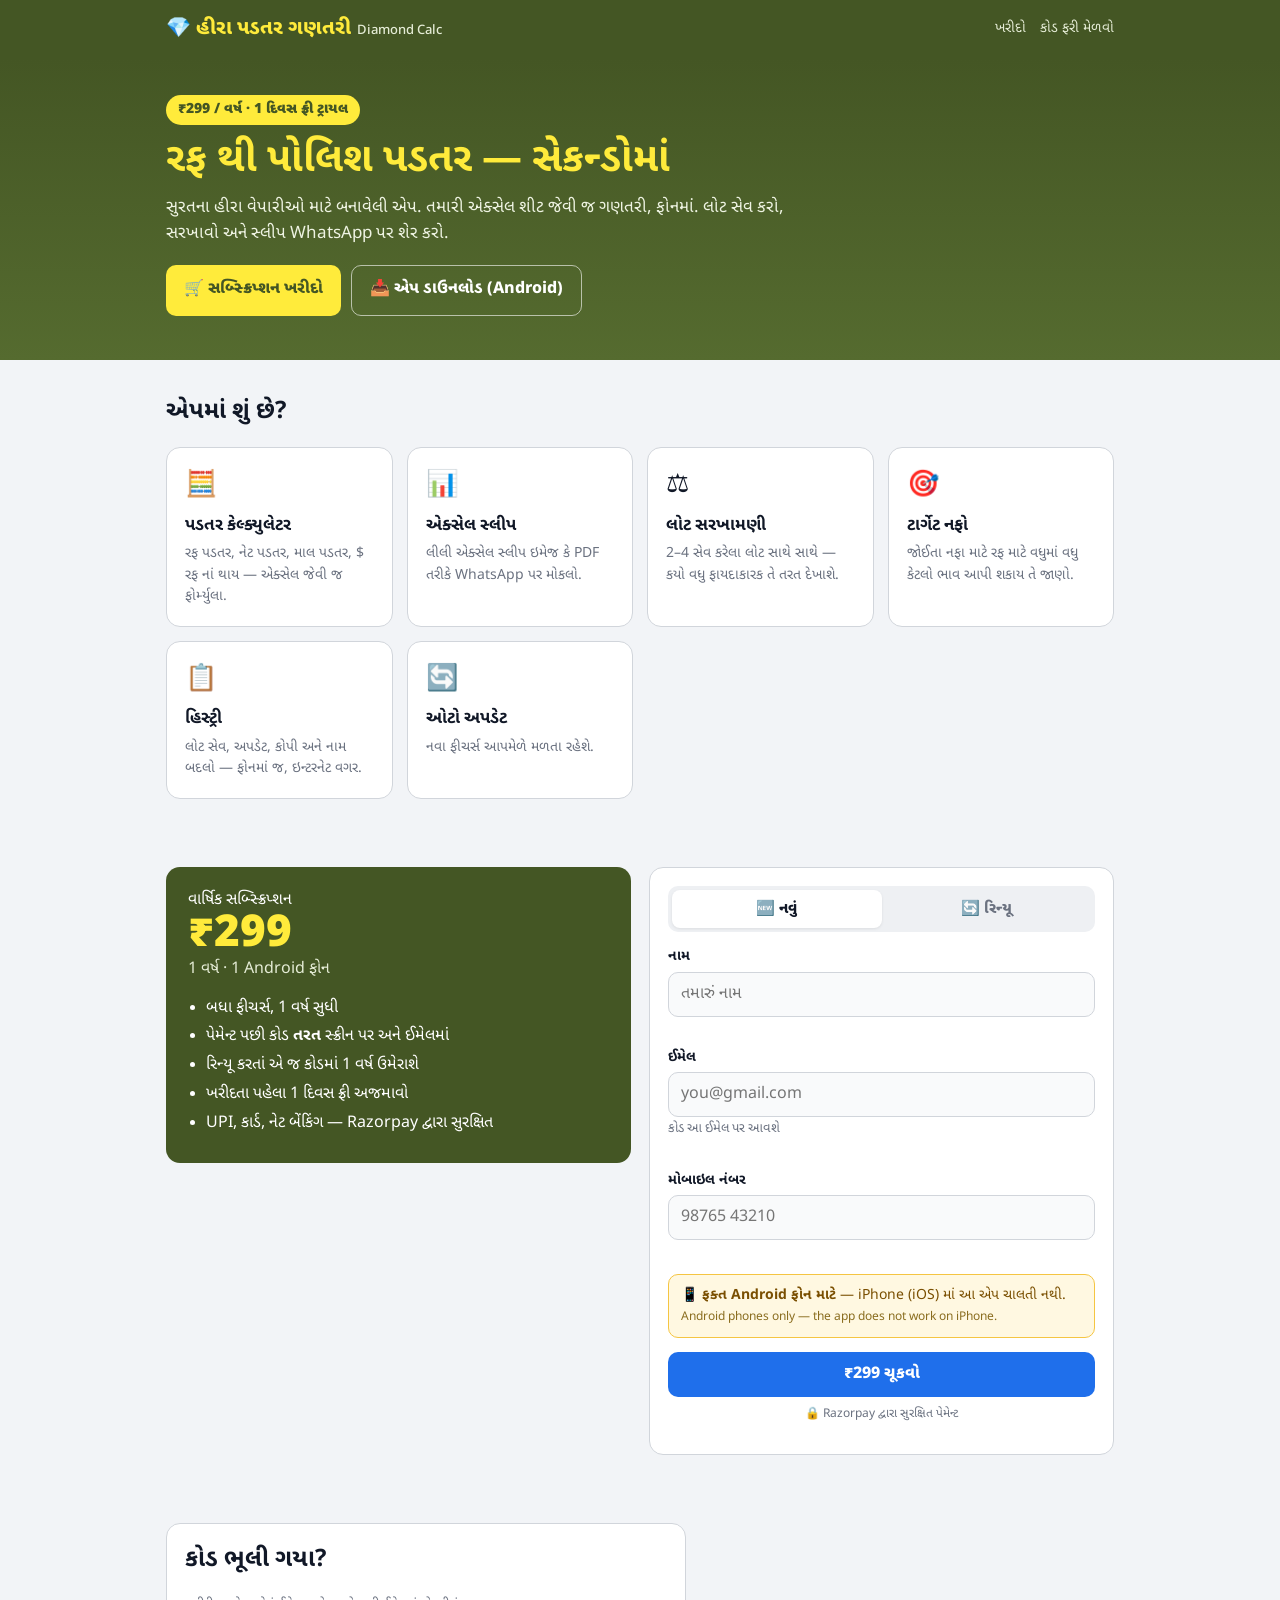
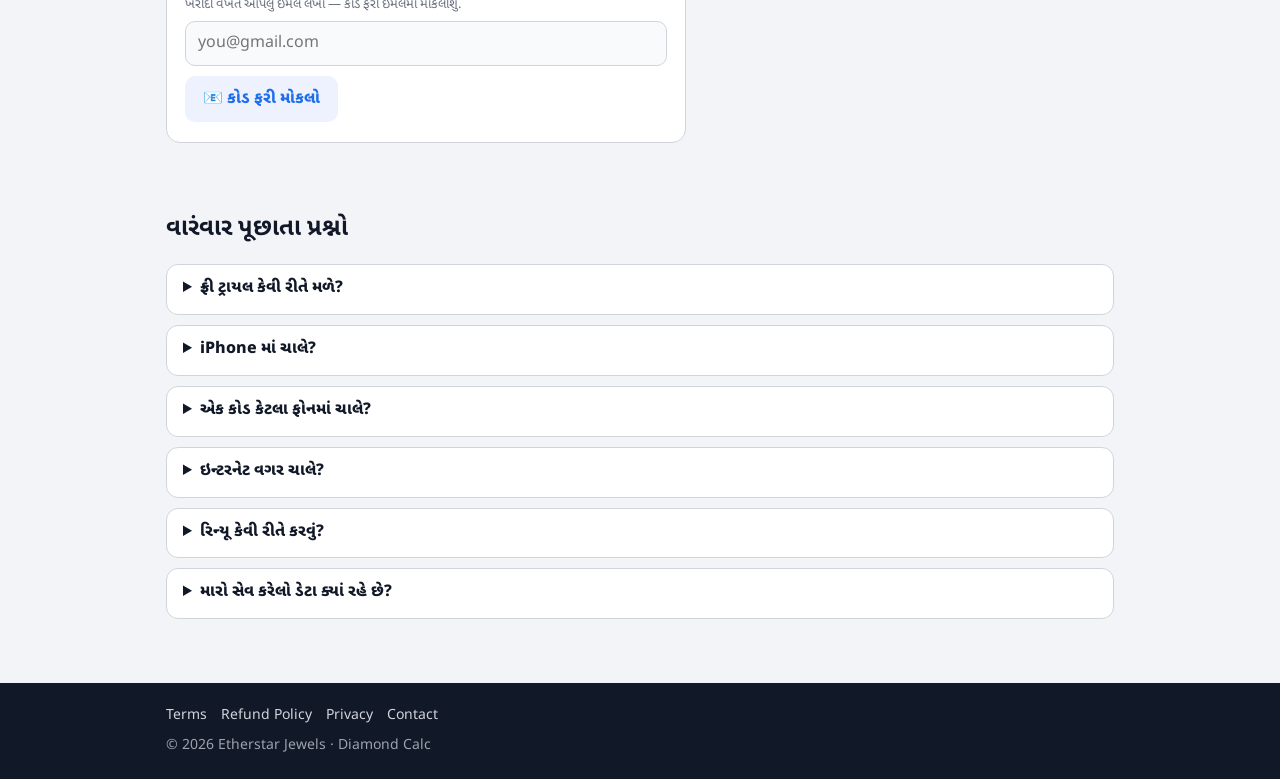
<file: index.html>
<!doctype html>
<html lang="gu">
<head>
<meta charset="utf-8">
<meta name="viewport" content="width=device-width, initial-scale=1">
<title>Diamond Calc — હીરા પડતર ગણતરી</title>
<meta name="description" content="રફ થી પોલિશ પડતર ગણતરી એપ — એક્સેલ સ્લીપ, લોટ સરખામણી, ટાર્ગેટ નફો. ₹299 / વર્ષ, 1 દિવસ ફ્રી ટ્રાયલ.">
<link rel="preconnect" href="https://fonts.googleapis.com">
<link rel="preconnect" href="https://fonts.gstatic.com" crossorigin>
<link href="https://fonts.googleapis.com/css2?family=Noto+Sans+Gujarati:wght@400;600;800;900&display=swap" rel="stylesheet">
<link rel="stylesheet" href="style.css">
<script src="https://checkout.razorpay.com/v1/checkout.js" defer></script>
</head>
<body>

<header class="top">
  <div class="wrap">
    <a class="brand" href="./">💎 હીરા પડતર ગણતરી<small>Diamond Calc</small></a>
    <nav><a href="#buy">ખરીદો</a><a href="#resend">કોડ ફરી મેળવો</a></nav>
  </div>
</header>

<div class="hero">
  <div class="wrap">
    <span class="price-tag">₹299 / વર્ષ · 1 દિવસ ફ્રી ટ્રાયલ</span>
    <h1>રફ થી પોલિશ પડતર — સેકન્ડોમાં</h1>
    <p class="lead">સુરતના હીરા વેપારીઓ માટે બનાવેલી એપ. તમારી એક્સેલ શીટ જેવી જ ગણતરી, ફોનમાં. લોટ સેવ કરો, સરખાવો અને સ્લીપ WhatsApp પર શેર કરો.</p>
    <div class="cta">
      <a class="btn btn-yellow" href="#buy">🛒 સબ્સ્ક્રિપ્શન ખરીદો</a>
      <a class="btn btn-ghost" id="apk-link" href="https://github.com/henilm1207/diamond-calc-releases/releases/latest/download/DiamondCalculator.apk">📥 એપ ડાઉનલોડ (Android)</a>
    </div>
  </div>
</div>

<section>
  <div class="wrap">
    <h2>એપમાં શું છે?</h2>
    <div class="grid">
      <div class="card feature"><div class="icon">🧮</div><h3>પડતર કેલ્ક્યુલેટર</h3><p>રફ પડતર, નેટ પડતર, માલ પડતર, $ રફ નાં થાય — એક્સેલ જેવી જ ફોર્મ્યુલા.</p></div>
      <div class="card feature"><div class="icon">📊</div><h3>એક્સેલ સ્લીપ</h3><p>લીલી એક્સેલ સ્લીપ ઇમેજ કે PDF તરીકે WhatsApp પર મોકલો.</p></div>
      <div class="card feature"><div class="icon">⚖️</div><h3>લોટ સરખામણી</h3><p>2–4 સેવ કરેલા લોટ સાથે સાથે — કયો વધુ ફાયદાકારક તે તરત દેખાશે.</p></div>
      <div class="card feature"><div class="icon">🎯</div><h3>ટાર્ગેટ નફો</h3><p>જોઈતા નફા માટે રફ માટે વધુમાં વધુ કેટલો ભાવ આપી શકાય તે જાણો.</p></div>
      <div class="card feature"><div class="icon">📋</div><h3>હિસ્ટ્રી</h3><p>લોટ સેવ, અપડેટ, કોપી અને નામ બદલો — ફોનમાં જ, ઇન્ટરનેટ વગર.</p></div>
      <div class="card feature"><div class="icon">🔄</div><h3>ઓટો અપડેટ</h3><p>નવા ફીચર્સ આપમેળે મળતા રહેશે.</p></div>
    </div>
  </div>
</section>

<section id="buy">
  <div class="wrap buy">
    <div class="plan">
      <div>વાર્ષિક સબ્સ્ક્રિપ્શન</div>
      <div class="amount">₹299</div>
      <div class="per">1 વર્ષ · 1 Android ફોન</div>
      <ul>
        <li>બધા ફીચર્સ, 1 વર્ષ સુધી</li>
        <li>પેમેન્ટ પછી કોડ <b>તરત</b> સ્ક્રીન પર અને ઈમેલમાં</li>
        <li>રિન્યૂ કરતાં એ જ કોડમાં 1 વર્ષ ઉમેરાશે</li>
        <li>ખરીદતા પહેલા 1 દિવસ ફ્રી અજમાવો</li>
        <li>UPI, કાર્ડ, નેટ બેંકિંગ — Razorpay દ્વારા સુરક્ષિત</li>
      </ul>
    </div>

    <div class="card">
      <form id="buy-form" novalidate>
        <div class="tabs" role="tablist">
          <button type="button" class="on" data-mode="new">🆕 નવું</button>
          <button type="button" data-mode="renew">🔄 રિન્યૂ</button>
        </div>

        <div id="renew-block" hidden>
          <label for="renewCode">તમારો હાલનો કોડ</label>
          <input id="renewCode" name="renewCode" inputmode="numeric" autocomplete="off" placeholder="00000-00000" maxlength="11">
          <div class="renew-info" id="renew-info"></div>
          <div class="field-error" data-for="renewCode"></div>
        </div>

        <label for="name">નામ</label>
        <input id="name" name="name" autocomplete="name" placeholder="તમારું નામ">
        <div class="field-error" data-for="name"></div>

        <label for="email">ઈમેલ</label>
        <input id="email" name="email" type="email" autocomplete="email" placeholder="you@gmail.com">
        <p class="hint">કોડ આ ઈમેલ પર આવશે</p>
        <div class="field-error" data-for="email"></div>

        <label for="phone">મોબાઇલ નંબર</label>
        <input id="phone" name="phone" type="tel" inputmode="tel" autocomplete="tel" placeholder="98765 43210">
        <div class="field-error" data-for="phone"></div>

        <p class="android-only">📱 <b>ફક્ત Android ફોન માટે</b> — iPhone (iOS) માં આ એપ ચાલતી નથી.<br><span>Android phones only — the app does not work on iPhone.</span></p>
        <button class="btn btn-primary" id="pay-btn" type="submit" style="margin-top:14px">₹299 ચૂકવો</button>
        <div class="form-error" id="form-error"></div>
        <p class="secure">🔒 Razorpay દ્વારા સુરક્ષિત પેમેન્ટ</p>
      </form>

      <div class="success" id="success">
        <div class="big">🎉</div>
        <h2 id="success-title">પેમેન્ટ સફળ!</h2>
        <p id="success-sub"></p>
        <div class="code-box">
          <div class="hint">તમારો એક્સેસ કોડ</div>
          <div class="code" id="success-code"></div>
          <button class="btn btn-light" type="button" id="copy-btn" style="margin-top:8px">📋 કોપી કરો</button>
        </div>
        <ol class="steps">
          <li>એપ ડાઉનલોડ કરો (પહેલેથી હોય તો જરૂર નથી)</li>
          <li>એપ ખોલો → <b>"કોડ છે?"</b> → કોડ લખો</li>
          <li><b>એક્ટિવેટ કરો</b> દબાવો — થઈ ગયું!</li>
        </ol>
        <a class="btn btn-primary" href="https://github.com/henilm1207/diamond-calc-releases/releases/latest/download/DiamondCalculator.apk">📥 એપ ડાઉનલોડ કરો</a>
      </div>
    </div>
  </div>
</section>

<section id="resend">
  <div class="wrap">
    <div class="card" style="max-width:520px">
      <h2>કોડ ભૂલી ગયા?</h2>
      <p class="hint" style="margin-bottom:6px">ખરીદી વખતે આપેલું ઈમેલ લખો — કોડ ફરી ઈમેલમાં મોકલીશું.</p>
      <form id="resend-form" novalidate>
        <input id="resend-email" type="email" autocomplete="email" placeholder="you@gmail.com">
        <button class="btn btn-light" type="submit" style="margin-top:10px">📧 કોડ ફરી મોકલો</button>
        <p class="hint" id="resend-msg"></p>
      </form>
    </div>
  </div>
</section>

<section>
  <div class="wrap">
    <h2>વારંવાર પૂછાતા પ્રશ્નો</h2>
    <details><summary>ફ્રી ટ્રાયલ કેવી રીતે મળે?</summary><p>એપ ડાઉનલોડ કરી પહેલી વાર ખોલો (ઇન્ટરનેટ ચાલુ રાખો) અને તમારો મોબાઈલ નંબર લખો — 1 દિવસની ફ્રી ટ્રાયલ તરત શરૂ થશે. દરેક મોબાઈલ નંબરને ફક્ત એક જ વાર ફ્રી ટ્રાયલ મળે છે.</p></details>
    <details><summary>iPhone માં ચાલે?</summary><p>ના. હાલમાં એપ ફક્ત Android ફોન માટે છે. iPhone હોય તો ખરીદશો નહીં. / No — Android phones only for now.</p></details>
    <details><summary>એક કોડ કેટલા ફોનમાં ચાલે?</summary><p>એક કોડ એક ફોનમાં. ફોન બદલો તો WhatsApp પર જણાવો, અમે કોડ નવા ફોનમાં ખસેડી આપીશું.</p></details>
    <details><summary>ઇન્ટરનેટ વગર ચાલે?</summary><p>હા. એક્ટિવેટ કર્યા પછી એપ 15 દિવસ સુધી ઇન્ટરનેટ વગર ચાલે છે; વચ્ચે ક્યારેક ઇન્ટરનેટ મળે ત્યારે આપમેળે ચકાસી લે છે.</p></details>
    <details><summary>રિન્યૂ કેવી રીતે કરવું?</summary><p>ઉપર "🔄 રિન્યૂ" પસંદ કરી હાલનો કોડ લખો અને ચૂકવો. એ જ કોડમાં 1 વર્ષ ઉમેરાશે — બાકીના દિવસો જશે નહીં.</p></details>
    <details><summary>મારો સેવ કરેલો ડેટા ક્યાં રહે છે?</summary><p>તમારા લોટ અને ગણતરી ફક્ત તમારા ફોનમાં રહે છે; અમારા સર્વર પર નથી જતાં.</p></details>
  </div>
</section>

<footer>
  <div class="wrap">
    <div class="links"><a href="terms.html">Terms</a><a href="refund.html">Refund Policy</a><a href="privacy.html">Privacy</a><a href="contact.html">Contact</a></div>
    © <span id="year"></span> Etherstar Jewels · Diamond Calc
  </div>
</footer>

<script>
const API = 'https://vtyowtmppbfhudrewali.supabase.co/functions/v1/payments';
document.getElementById('year').textContent = new Date().getFullYear();

// Same Damm check digit as the app: catches typos before asking the server
const DAMM = [[0,3,1,7,5,9,8,6,4,2],[7,0,9,2,1,5,4,8,6,3],[4,2,0,6,8,7,1,3,5,9],[1,7,5,0,9,8,3,4,2,6],[6,1,2,3,0,4,5,9,7,8],[3,6,7,4,2,0,9,5,8,1],[5,8,6,9,7,2,0,1,3,4],[8,9,4,5,3,6,2,0,1,7],[9,4,3,8,6,1,7,2,0,5],[2,5,8,1,4,3,6,7,9,0]];
const digits = (s) => (s || '').replace(/\D/g, '');
const validCode = (s) => { const d = digits(s); if (d.length !== 10) return false; let i = 0; for (const c of d) i = DAMM[i][+c]; return i === 0; };
const fmtCode = (s) => { const d = digits(s).slice(0, 10); return d.length > 5 ? d.slice(0, 5) + '-' + d.slice(5) : d; };
const fmtDate = (iso) => new Date(iso).toLocaleDateString('en-GB', { day: '2-digit', month: '2-digit', year: 'numeric' });

async function api(body) {
  const res = await fetch(API, { method: 'POST', headers: { 'Content-Type': 'application/json' }, body: JSON.stringify(body) });
  return res.json().catch(() => ({ ok: false, error: 'server_error' }));
}

const form = document.getElementById('buy-form');
const payBtn = document.getElementById('pay-btn');
const formError = document.getElementById('form-error');
const renewBlock = document.getElementById('renew-block');
const renewInput = document.getElementById('renewCode');
const renewInfo = document.getElementById('renew-info');
let mode = 'new';

function setMode(next) {
  mode = next;
  document.querySelectorAll('.tabs button').forEach((b) => b.classList.toggle('on', b.dataset.mode === mode));
  renewBlock.hidden = mode !== 'renew';
  payBtn.textContent = mode === 'renew' ? '₹299 ચૂકવી રિન્યૂ કરો' : '₹299 ચૂકવો';
}
document.querySelectorAll('.tabs button').forEach((b) => b.addEventListener('click', () => setMode(b.dataset.mode)));

function showFieldError(field, message) {
  document.querySelectorAll('.field-error').forEach((e) => (e.textContent = e.dataset.for === field ? message : ''));
  document.querySelectorAll('input').forEach((i) => i.classList.toggle('bad', i.name === field));
  if (field) document.getElementById(field)?.focus();
}
function showFormError(msg) {
  formError.textContent = msg || '';
  formError.style.display = msg ? 'block' : 'none';
}

// Renew: format the code and show whose code it is and its expiry
let renewTimer;
renewInput.addEventListener('input', () => {
  renewInput.value = fmtCode(renewInput.value);
  renewInfo.className = 'renew-info';
  clearTimeout(renewTimer);
  const code = digits(renewInput.value);
  if (code.length < 10) return;
  if (!validCode(code)) { renewInfo.className = 'renew-info bad'; renewInfo.textContent = 'કોડ ખોટો લાગે છે — આંકડા ફરી તપાસો'; return; }
  renewTimer = setTimeout(async () => {
    const r = await api({ action: 'renew_info', code });
    if (!r.ok) { renewInfo.className = 'renew-info bad'; renewInfo.textContent = 'આ કોડ મળ્યો નથી'; return; }
    if (r.blocked) { renewInfo.className = 'renew-info bad'; renewInfo.textContent = 'આ કોડ બંધ છે — સપોર્ટનો સંપર્ક કરો'; return; }
    const past = new Date(r.expiresAt) < new Date();
    renewInfo.className = 'renew-info ok';
    renewInfo.textContent = `✓ ${r.firstName ? r.firstName + ' — ' : ''}${past ? 'પૂરું થયું' : 'માન્ય'} ${fmtDate(r.expiresAt)}${past ? '' : ' સુધી'}`;
  }, 300);
});

// Link from the reminder email: ?renew=4821390577
const params = new URLSearchParams(location.search);
if (params.get('renew')) {
  setMode('renew');
  renewInput.value = params.get('renew');
  renewInput.dispatchEvent(new Event('input'));
  document.getElementById('buy').scrollIntoView();
}

async function confirmPayment(resp) {
  // The webhook may be finishing the same payment: retry a few times while it is "pending"
  for (let i = 0; i < 6; i++) {
    const r = await api({ action: 'confirm', orderId: resp.razorpay_order_id, paymentId: resp.razorpay_payment_id, signature: resp.razorpay_signature });
    if (r.ok || r.error !== 'pending') return r;
    await new Promise((res) => setTimeout(res, 1500));
  }
  return { ok: false, error: 'pending' };
}

function showSuccess(r, email) {
  form.style.display = 'none';
  document.getElementById('success').style.display = 'block';
  document.getElementById('success-title').textContent = r.kind === 'renewal' ? 'રિન્યૂ સફળ! 🔄' : 'પેમેન્ટ સફળ!';
  document.getElementById('success-sub').textContent =
    (r.kind === 'renewal' ? 'એ જ કોડ ચાલુ રહેશે — ' : 'તમારું સબ્સ્ક્રિપ્શન ચાલુ છે — ') + fmtDate(r.expiresAt) + ' સુધી.' +
    (r.emailed ? ` કોડ ${email} પર ઈમેલ પણ કર્યો છે.` : '');
  document.getElementById('success-code').textContent = r.code;
  document.getElementById('copy-btn').onclick = async () => {
    try { await navigator.clipboard.writeText(digits(r.code)); document.getElementById('copy-btn').textContent = '✅ કોપી થયું'; } catch {}
  };
  document.getElementById('buy').scrollIntoView({ behavior: 'smooth' });
}

form.addEventListener('submit', async (e) => {
  e.preventDefault();
  showFieldError(null);
  showFormError('');
  const data = {
    name: document.getElementById('name').value,
    email: document.getElementById('email').value,
    phone: document.getElementById('phone').value,
    renewCode: mode === 'renew' ? digits(renewInput.value) : '',
  };
  if (mode === 'renew' && !validCode(data.renewCode)) return showFieldError('renewCode', 'હાલનો 10 આંકડાનો કોડ લખો');
  if (!window.Razorpay) return showFormError('પેમેન્ટ લોડ થઈ રહ્યું છે — થોડી સેકન્ડ પછી ફરી દબાવો.');

  payBtn.disabled = true;
  const order = await api({ action: 'create_order', ...data });
  payBtn.disabled = false;
  if (!order.ok) {
    if (order.field) return showFieldError(order.field, order.message);
    return showFormError('સર્વરમાં સમસ્યા છે. થોડી વાર પછી ફરી પ્રયાસ કરો.');
  }

  const rzp = new Razorpay({
    key: order.keyId,
    order_id: order.orderId,
    amount: order.amount,
    currency: 'INR',
    name: 'Diamond Calc',
    description: mode === 'renew' ? '1 વર્ષ રિન્યૂ' : 'વાર્ષિક સબ્સ્ક્રિપ્શન',
    prefill: { name: order.name, email: order.email, contact: '+91' + order.phone },
    theme: { color: '#445624' },
    handler: async (resp) => {
      payBtn.disabled = true;
      payBtn.textContent = 'કોડ બની રહ્યો છે…';
      const r = await confirmPayment(resp);
      payBtn.disabled = false;
      setMode(mode);
      if (r.ok) return showSuccess(r, order.email);
      showFormError('પેમેન્ટ મળ્યું છે. કોડ થોડી મિનિટમાં ઈમેલમાં આવશે — ન આવે તો WhatsApp પર જણાવો. Payment ID: ' + resp.razorpay_payment_id);
    },
  });
  rzp.on('payment.failed', (resp) => showFormError('પેમેન્ટ નિષ્ફળ: ' + (resp.error?.description || 'ફરી પ્રયાસ કરો')));
  rzp.open();
});

document.getElementById('resend-form').addEventListener('submit', async (e) => {
  e.preventDefault();
  const email = document.getElementById('resend-email').value.trim();
  const msg = document.getElementById('resend-msg');
  if (!email.includes('@')) { msg.textContent = 'ઈમેલ લખો'; return; }
  msg.textContent = 'મોકલી રહ્યા છીએ…';
  await api({ action: 'resend_code', email });
  msg.textContent = 'જો આ ઈમેલથી ખરીદી થઈ હશે તો કોડ થોડી મિનિટમાં આવી જશે (Spam ફોલ્ડર પણ જુઓ).';
});
</script>
</body>
</html>
</file>
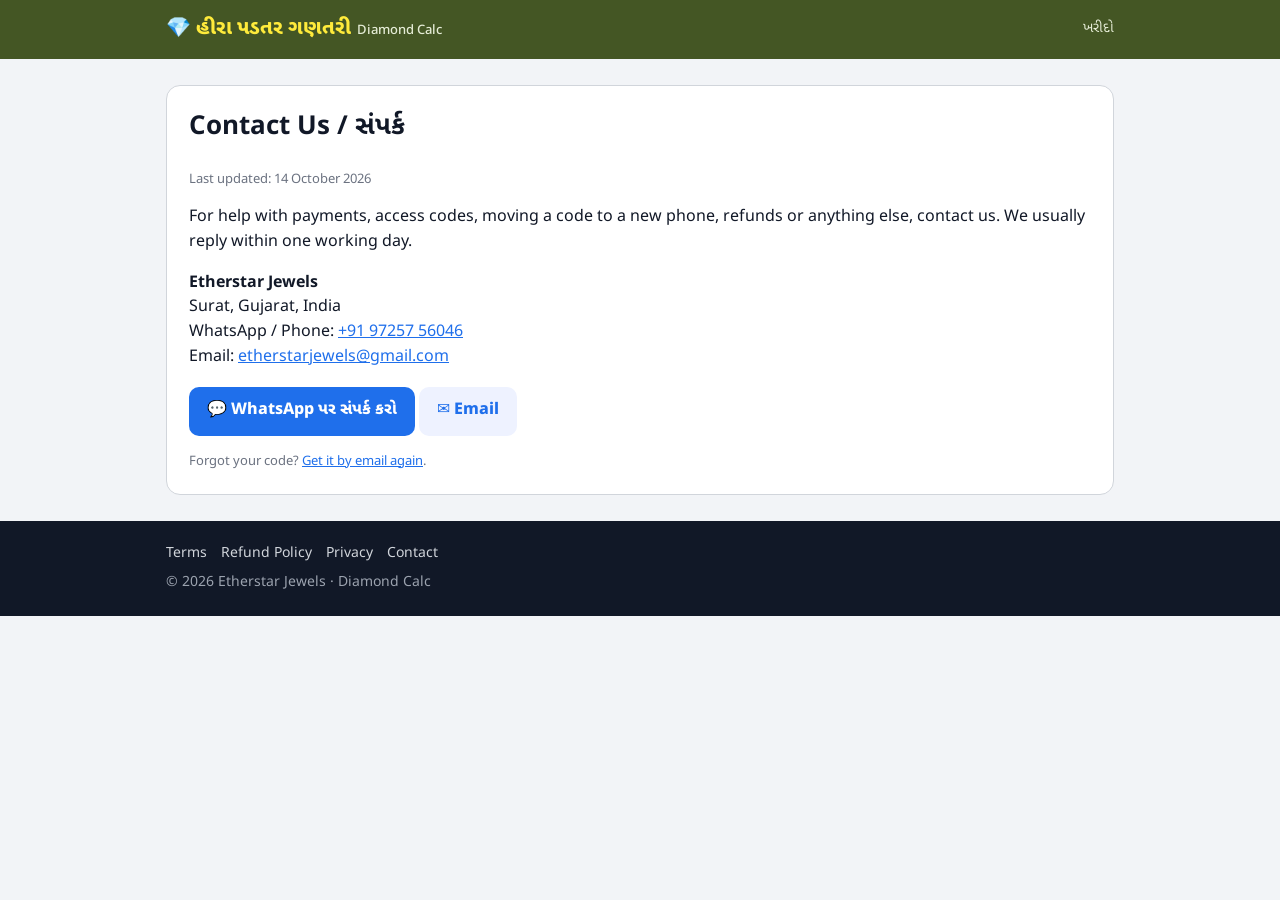
<file: contact.html>
<!doctype html>
<html lang="en">
<head>
<meta charset="utf-8">
<meta name="viewport" content="width=device-width, initial-scale=1">
<title>Contact Us / સંપર્ક — Diamond Calc</title>
<link rel="preconnect" href="https://fonts.googleapis.com">
<link rel="preconnect" href="https://fonts.gstatic.com" crossorigin>
<link href="https://fonts.googleapis.com/css2?family=Noto+Sans+Gujarati:wght@400;600;800;900&display=swap" rel="stylesheet">
<link rel="stylesheet" href="style.css">
</head>
<body>
<header class="top"><div class="wrap"><a class="brand" href="./">💎 હીરા પડતર ગણતરી<small>Diamond Calc</small></a><nav><a href="./#buy">ખરીદો</a></nav></div></header>
<main class="wrap"><article class="doc">
<h1>Contact Us / સંપર્ક</h1>
<p class="hint">Last updated: 14 October 2026</p>

<p>For help with payments, access codes, moving a code to a new phone, refunds or anything else, contact us. We usually reply within one working day.</p>
<p><b>Etherstar Jewels</b><br>Surat, Gujarat, India<br>
WhatsApp / Phone: <a href="https://wa.me/919725756046">+91 97257 56046</a><br>
Email: <a href="mailto:etherstarjewels@gmail.com">etherstarjewels@gmail.com</a></p>
<p><a class="btn btn-primary" style="width:auto" href="https://wa.me/919725756046">💬 WhatsApp પર સંપર્ક કરો</a>
<a class="btn btn-light" style="width:auto" href="mailto:etherstarjewels@gmail.com">✉️ Email</a></p>
<p class="hint">Forgot your code? <a href="./#resend">Get it by email again</a>.</p>
</article></main>
<footer><div class="wrap"><div class="links"><a href="terms.html">Terms</a><a href="refund.html">Refund Policy</a><a href="privacy.html">Privacy</a><a href="contact.html">Contact</a></div>© 2026 Etherstar Jewels · Diamond Calc</div></footer>
</body></html>
</file>
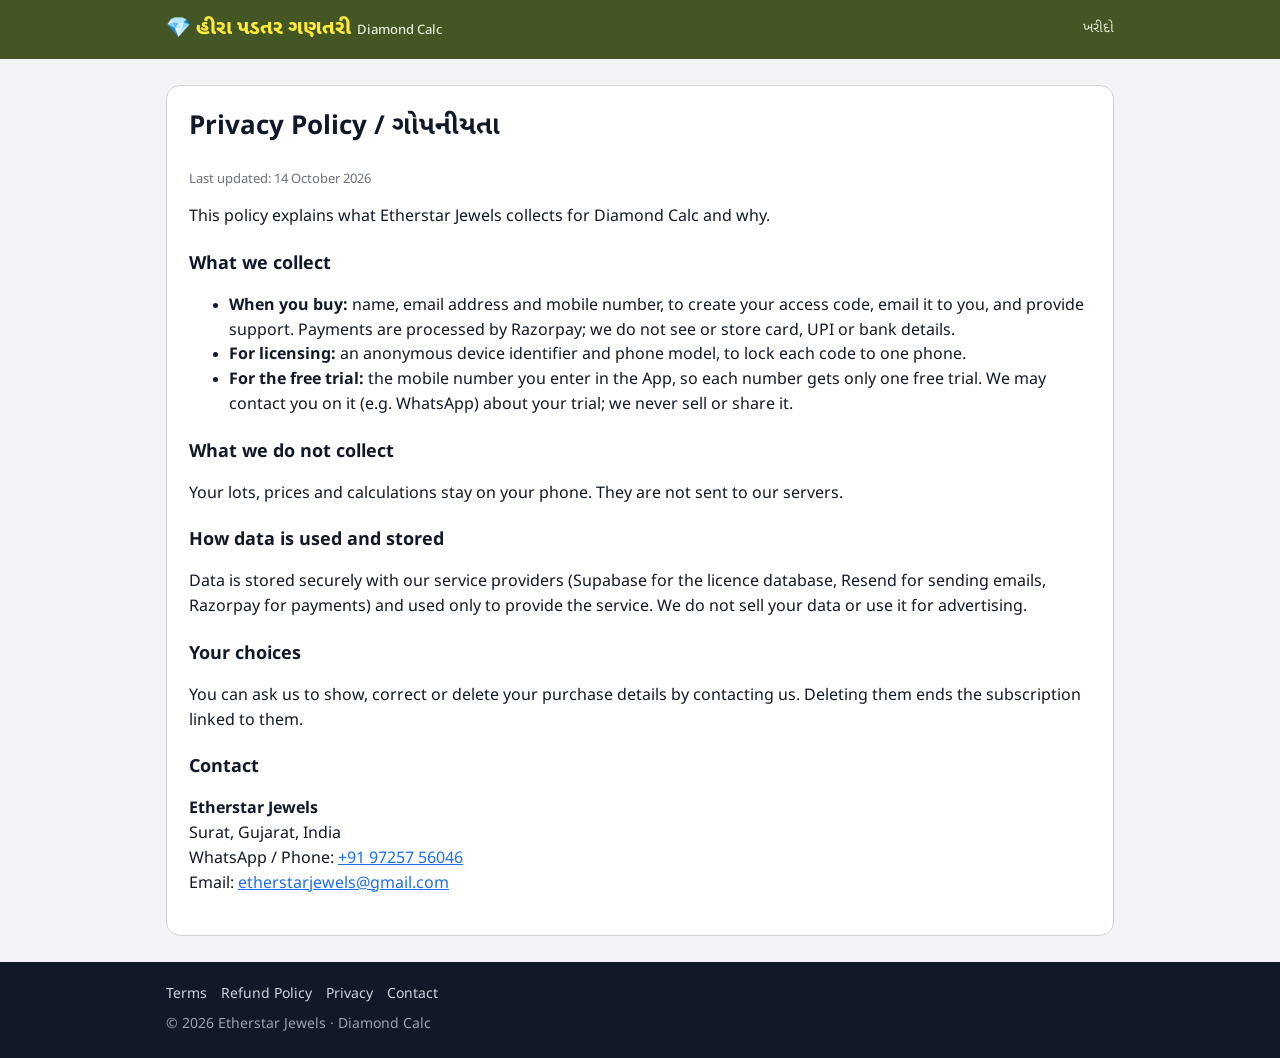
<file: privacy.html>
<!doctype html>
<html lang="en">
<head>
<meta charset="utf-8">
<meta name="viewport" content="width=device-width, initial-scale=1">
<title>Privacy Policy / ગોપનીયતા — Diamond Calc</title>
<link rel="preconnect" href="https://fonts.googleapis.com">
<link rel="preconnect" href="https://fonts.gstatic.com" crossorigin>
<link href="https://fonts.googleapis.com/css2?family=Noto+Sans+Gujarati:wght@400;600;800;900&display=swap" rel="stylesheet">
<link rel="stylesheet" href="style.css">
</head>
<body>
<header class="top"><div class="wrap"><a class="brand" href="./">💎 હીરા પડતર ગણતરી<small>Diamond Calc</small></a><nav><a href="./#buy">ખરીદો</a></nav></div></header>
<main class="wrap"><article class="doc">
<h1>Privacy Policy / ગોપનીયતા</h1>
<p class="hint">Last updated: 14 October 2026</p>

<p>This policy explains what Etherstar Jewels collects for Diamond Calc and why.</p>
<h2>What we collect</h2>
<ul>
<li><b>When you buy:</b> name, email address and mobile number, to create your access code, email it to you, and provide support. Payments are processed by Razorpay; we do not see or store card, UPI or bank details.</li>
<li><b>For licensing:</b> an anonymous device identifier and phone model, to lock each code to one phone.</li>
<li><b>For the free trial:</b> the mobile number you enter in the App, so each number gets only one free trial. We may contact you on it (e.g. WhatsApp) about your trial; we never sell or share it.</li>
</ul>
<h2>What we do not collect</h2>
<p>Your lots, prices and calculations stay on your phone. They are not sent to our servers.</p>
<h2>How data is used and stored</h2>
<p>Data is stored securely with our service providers (Supabase for the licence database, Resend for sending emails, Razorpay for payments) and used only to provide the service. We do not sell your data or use it for advertising.</p>
<h2>Your choices</h2>
<p>You can ask us to show, correct or delete your purchase details by contacting us. Deleting them ends the subscription linked to them.</p>
<h2>Contact</h2>
<p><b>Etherstar Jewels</b><br>Surat, Gujarat, India<br>
WhatsApp / Phone: <a href="https://wa.me/919725756046">+91 97257 56046</a><br>
Email: <a href="mailto:etherstarjewels@gmail.com">etherstarjewels@gmail.com</a></p></article></main>
<footer><div class="wrap"><div class="links"><a href="terms.html">Terms</a><a href="refund.html">Refund Policy</a><a href="privacy.html">Privacy</a><a href="contact.html">Contact</a></div>© 2026 Etherstar Jewels · Diamond Calc</div></footer>
</body></html>
</file>
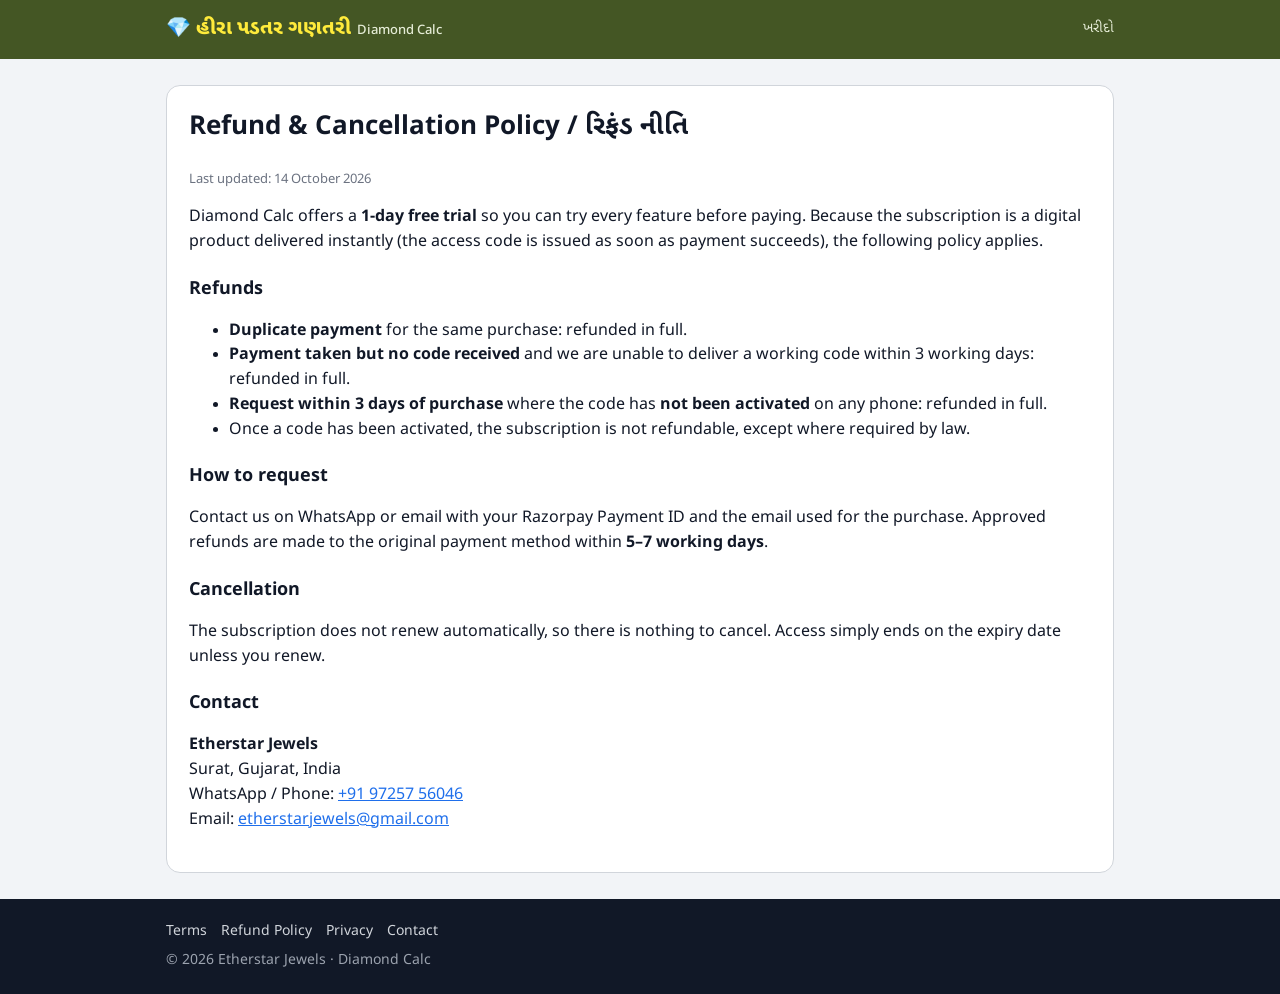
<file: refund.html>
<!doctype html>
<html lang="en">
<head>
<meta charset="utf-8">
<meta name="viewport" content="width=device-width, initial-scale=1">
<title>Refund &amp; Cancellation Policy / રિફંડ નીતિ — Diamond Calc</title>
<link rel="preconnect" href="https://fonts.googleapis.com">
<link rel="preconnect" href="https://fonts.gstatic.com" crossorigin>
<link href="https://fonts.googleapis.com/css2?family=Noto+Sans+Gujarati:wght@400;600;800;900&display=swap" rel="stylesheet">
<link rel="stylesheet" href="style.css">
</head>
<body>
<header class="top"><div class="wrap"><a class="brand" href="./">💎 હીરા પડતર ગણતરી<small>Diamond Calc</small></a><nav><a href="./#buy">ખરીદો</a></nav></div></header>
<main class="wrap"><article class="doc">
<h1>Refund &amp; Cancellation Policy / રિફંડ નીતિ</h1>
<p class="hint">Last updated: 14 October 2026</p>

<p>Diamond Calc offers a <b>1-day free trial</b> so you can try every feature before paying. Because the subscription is a digital product delivered instantly (the access code is issued as soon as payment succeeds), the following policy applies.</p>
<h2>Refunds</h2>
<ul>
<li><b>Duplicate payment</b> for the same purchase: refunded in full.</li>
<li><b>Payment taken but no code received</b> and we are unable to deliver a working code within 3 working days: refunded in full.</li>
<li><b>Request within 3 days of purchase</b> where the code has <b>not been activated</b> on any phone: refunded in full.</li>
<li>Once a code has been activated, the subscription is not refundable, except where required by law.</li>
</ul>
<h2>How to request</h2>
<p>Contact us on WhatsApp or email with your Razorpay Payment ID and the email used for the purchase. Approved refunds are made to the original payment method within <b>5–7 working days</b>.</p>
<h2>Cancellation</h2>
<p>The subscription does not renew automatically, so there is nothing to cancel. Access simply ends on the expiry date unless you renew.</p>
<h2>Contact</h2>
<p><b>Etherstar Jewels</b><br>Surat, Gujarat, India<br>
WhatsApp / Phone: <a href="https://wa.me/919725756046">+91 97257 56046</a><br>
Email: <a href="mailto:etherstarjewels@gmail.com">etherstarjewels@gmail.com</a></p></article></main>
<footer><div class="wrap"><div class="links"><a href="terms.html">Terms</a><a href="refund.html">Refund Policy</a><a href="privacy.html">Privacy</a><a href="contact.html">Contact</a></div>© 2026 Etherstar Jewels · Diamond Calc</div></footer>
</body></html>
</file>
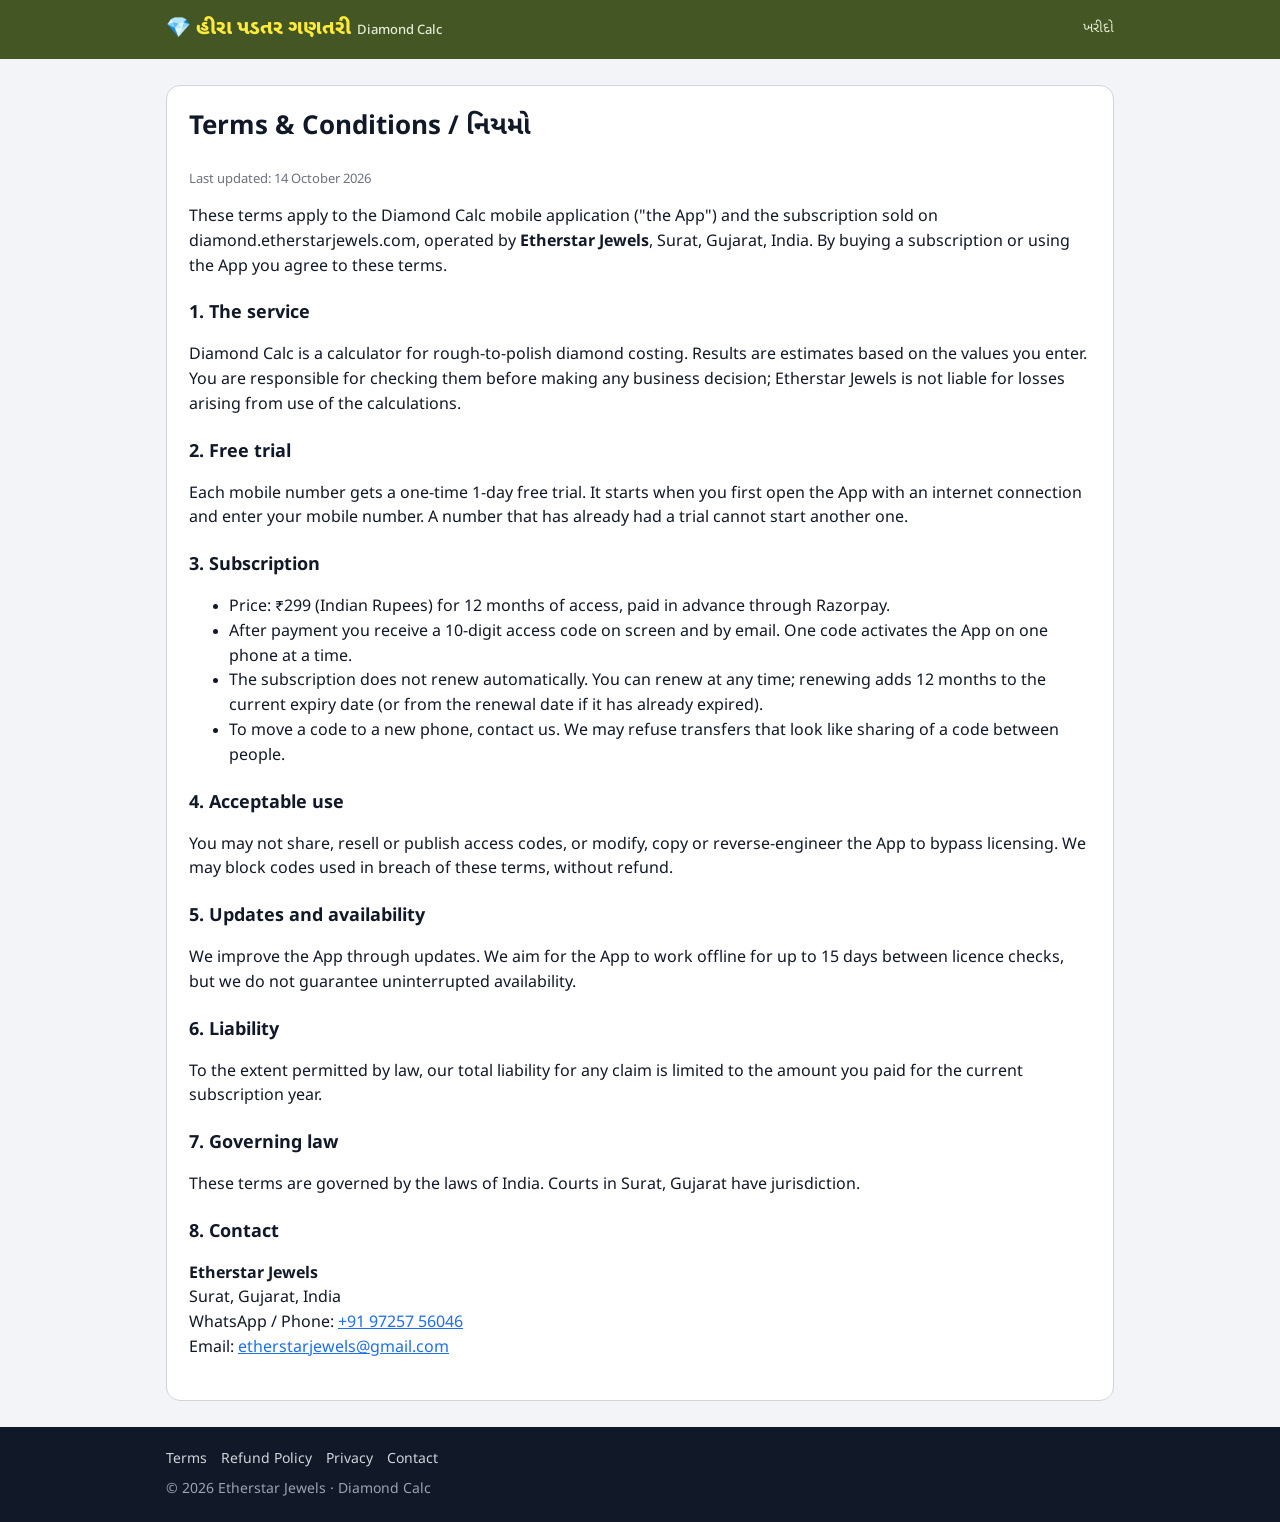
<file: terms.html>
<!doctype html>
<html lang="en">
<head>
<meta charset="utf-8">
<meta name="viewport" content="width=device-width, initial-scale=1">
<title>Terms &amp; Conditions / નિયમો — Diamond Calc</title>
<link rel="preconnect" href="https://fonts.googleapis.com">
<link rel="preconnect" href="https://fonts.gstatic.com" crossorigin>
<link href="https://fonts.googleapis.com/css2?family=Noto+Sans+Gujarati:wght@400;600;800;900&display=swap" rel="stylesheet">
<link rel="stylesheet" href="style.css">
</head>
<body>
<header class="top"><div class="wrap"><a class="brand" href="./">💎 હીરા પડતર ગણતરી<small>Diamond Calc</small></a><nav><a href="./#buy">ખરીદો</a></nav></div></header>
<main class="wrap"><article class="doc">
<h1>Terms &amp; Conditions / નિયમો</h1>
<p class="hint">Last updated: 14 October 2026</p>

<p>These terms apply to the Diamond Calc mobile application ("the App") and the subscription sold on diamond.etherstarjewels.com, operated by <b>Etherstar Jewels</b>, Surat, Gujarat, India. By buying a subscription or using the App you agree to these terms.</p>
<h2>1. The service</h2>
<p>Diamond Calc is a calculator for rough-to-polish diamond costing. Results are estimates based on the values you enter. You are responsible for checking them before making any business decision; Etherstar Jewels is not liable for losses arising from use of the calculations.</p>
<h2>2. Free trial</h2>
<p>Each mobile number gets a one-time 1-day free trial. It starts when you first open the App with an internet connection and enter your mobile number. A number that has already had a trial cannot start another one.</p>
<h2>3. Subscription</h2>
<ul>
<li>Price: ₹299 (Indian Rupees) for 12 months of access, paid in advance through Razorpay.</li>
<li>After payment you receive a 10-digit access code on screen and by email. One code activates the App on one phone at a time.</li>
<li>The subscription does not renew automatically. You can renew at any time; renewing adds 12 months to the current expiry date (or from the renewal date if it has already expired).</li>
<li>To move a code to a new phone, contact us. We may refuse transfers that look like sharing of a code between people.</li>
</ul>
<h2>4. Acceptable use</h2>
<p>You may not share, resell or publish access codes, or modify, copy or reverse-engineer the App to bypass licensing. We may block codes used in breach of these terms, without refund.</p>
<h2>5. Updates and availability</h2>
<p>We improve the App through updates. We aim for the App to work offline for up to 15 days between licence checks, but we do not guarantee uninterrupted availability.</p>
<h2>6. Liability</h2>
<p>To the extent permitted by law, our total liability for any claim is limited to the amount you paid for the current subscription year.</p>
<h2>7. Governing law</h2>
<p>These terms are governed by the laws of India. Courts in Surat, Gujarat have jurisdiction.</p>
<h2>8. Contact</h2>
<p><b>Etherstar Jewels</b><br>Surat, Gujarat, India<br>
WhatsApp / Phone: <a href="https://wa.me/919725756046">+91 97257 56046</a><br>
Email: <a href="mailto:etherstarjewels@gmail.com">etherstarjewels@gmail.com</a></p></article></main>
<footer><div class="wrap"><div class="links"><a href="terms.html">Terms</a><a href="refund.html">Refund Policy</a><a href="privacy.html">Privacy</a><a href="contact.html">Contact</a></div>© 2026 Etherstar Jewels · Diamond Calc</div></footer>
</body></html>
</file>
<file: style.css>
:root {
  --olive: #556b2f;
  --olive-dark: #445624;
  --line: #3b4b1f;
  --yellow: #ffeb3b;
  --bg: #f2f4f7;
  --card: #ffffff;
  --border: #d1d5db;
  --text: #111827;
  --muted: #6b7280;
  --primary: #1f6feb;
  --success: #059669;
  --error: #dc2626;
  --radius: 14px;
}
* { box-sizing: border-box; }
html { -webkit-text-size-adjust: 100%; }
body {
  margin: 0;
  background: var(--bg);
  color: var(--text);
  font-family: 'Noto Sans Gujarati', 'Noto Sans', system-ui, -apple-system, 'Segoe UI', Roboto, Arial, sans-serif;
  line-height: 1.55;
}
a { color: var(--primary); }
.wrap { max-width: 980px; margin: 0 auto; padding: 0 16px; }

/* Header */
.top { background: var(--olive-dark); color: var(--yellow); }
.top .wrap { display: flex; align-items: center; justify-content: space-between; gap: 12px; padding-top: 14px; padding-bottom: 14px; }
.brand { color: var(--yellow); text-decoration: none; font-weight: 800; font-size: 20px; }
.brand small { color: #e5ecd6; font-weight: 500; font-size: 13px; margin-left: 6px; }
.top nav a { color: #e5ecd6; text-decoration: none; font-size: 14px; margin-left: 14px; }

/* Hero */
.hero { background: linear-gradient(180deg, var(--olive-dark), var(--olive)); color: #fff; padding: 36px 0 44px; }
.hero h1 { margin: 0; font-size: clamp(26px, 5vw, 40px); color: var(--yellow); line-height: 1.2; }
.hero p.lead { font-size: 17px; color: #eef3e2; max-width: 620px; margin: 10px 0 18px; }
.hero .cta { display: flex; flex-wrap: wrap; gap: 10px; }
.price-tag { display: inline-block; background: var(--yellow); color: var(--olive-dark); font-weight: 900; border-radius: 999px; padding: 4px 12px; font-size: 14px; margin-bottom: 12px; }

.btn { display: inline-flex; align-items: center; justify-content: center; gap: 6px; border: 0; border-radius: 10px; padding: 12px 18px; font-size: 16px; font-weight: 800; cursor: pointer; text-decoration: none; font-family: inherit; }
.btn-yellow { background: var(--yellow); color: var(--olive-dark); }
.btn-ghost { background: transparent; color: #fff; border: 1.5px solid rgba(255,255,255,.6); }
.btn-primary { background: var(--primary); color: #fff; width: 100%; }
.btn-primary[disabled] { background: #9ca3af; cursor: wait; }
.btn-light { background: #eef2ff; color: var(--primary); }

/* Sections */
section { padding: 34px 0; }
h2 { font-size: 24px; margin: 0 0 16px; }
.grid { display: grid; gap: 14px; grid-template-columns: repeat(auto-fit, minmax(220px, 1fr)); }
.card { background: var(--card); border: 1px solid var(--border); border-radius: var(--radius); padding: 18px; }
.feature .icon { font-size: 26px; }
.feature h3 { margin: 6px 0 4px; font-size: 17px; }
.feature p { margin: 0; color: var(--muted); font-size: 14px; }

/* Buy */
.buy { display: grid; gap: 18px; grid-template-columns: minmax(0, 1fr); }
@media (min-width: 820px) { .buy { grid-template-columns: 1fr 1fr; align-items: start; } }
.plan { background: var(--olive-dark); color: #fff; border-radius: var(--radius); padding: 22px; }
.plan .amount { font-size: 44px; font-weight: 900; color: var(--yellow); line-height: 1; }
.plan .per { color: #e5ecd6; }
.plan ul { padding-left: 18px; margin: 14px 0 0; }
.plan li { margin: 4px 0; }

.tabs { display: flex; background: #eef0f3; border-radius: 10px; padding: 4px; margin-bottom: 14px; }
.tabs button { flex: 1; border: 0; background: transparent; padding: 9px; border-radius: 8px; font-weight: 800; font-size: 15px; cursor: pointer; font-family: inherit; color: var(--muted); }
.tabs button.on { background: #fff; color: var(--text); box-shadow: 0 1px 3px rgba(0,0,0,.08); }

label { display: block; font-weight: 700; font-size: 14px; margin: 10px 0 4px; }
input { width: 100%; font-size: 16px; padding: 11px 12px; border: 1.5px solid var(--border); border-radius: 10px; font-family: inherit; background: #f9fafb; }
input:focus { outline: none; border-color: var(--primary); background: #fff; }
input.bad { border-color: var(--error); }
.field-error { color: var(--error); font-size: 13px; min-height: 18px; margin-top: 2px; }
.hint { color: var(--muted); font-size: 13px; margin: 2px 0 0; }
.renew-info { font-size: 14px; border-radius: 8px; padding: 8px 10px; margin-top: 6px; display: none; }
.renew-info.ok { display: block; background: #d1fae5; color: #065f46; }
.renew-info.bad { display: block; background: #fee2e2; color: #991b1b; }
.form-error { display: none; background: #fee2e2; color: #991b1b; border-radius: 8px; padding: 10px; margin-top: 12px; font-weight: 700; }
.secure { text-align: center; color: var(--muted); font-size: 12px; margin-top: 8px; }

/* Success */
.success { display: none; text-align: center; }
.success .big { font-size: 46px; }
.code-box { border: 2px dashed var(--olive-dark); background: #f7f9f2; border-radius: 12px; padding: 14px; margin: 14px 0; }
.code-box .code { font-size: clamp(26px, 8vw, 34px); font-weight: 900; letter-spacing: 3px; }
.steps { text-align: left; padding-left: 20px; }

/* FAQ */
details { background: var(--card); border: 1px solid var(--border); border-radius: 12px; padding: 12px 16px; margin-bottom: 10px; }
summary { font-weight: 800; cursor: pointer; }
details p { color: var(--muted); margin: 8px 0 0; }

/* Policy pages */
.doc { background: var(--card); border: 1px solid var(--border); border-radius: var(--radius); padding: 22px; margin: 26px 0; }
.doc h1 { margin-top: 0; font-size: 26px; }
.doc h2 { font-size: 18px; margin: 20px 0 6px; }

footer { background: #111827; color: #9ca3af; font-size: 14px; padding: 22px 0; margin-top: 20px; }
footer a { color: #d1d5db; margin-right: 14px; text-decoration: none; }
footer .links { margin-bottom: 8px; }

@media (max-width: 480px) {
  .brand small { display: none; }
  .top nav a { margin-left: 10px; font-size: 13px; }
  .top nav a[href="#resend"] { display: none; }
}

/* "Android only" notice above the pay button */
.android-only { margin: 14px 0 0; padding: 10px 12px; border-radius: 10px; background: #fff8e1; border: 1px solid #f5c542; color: #7a4f01; font-size: 14px; line-height: 1.5; }
.android-only span { font-size: 12px; color: #8a6d1f; }
</file>
